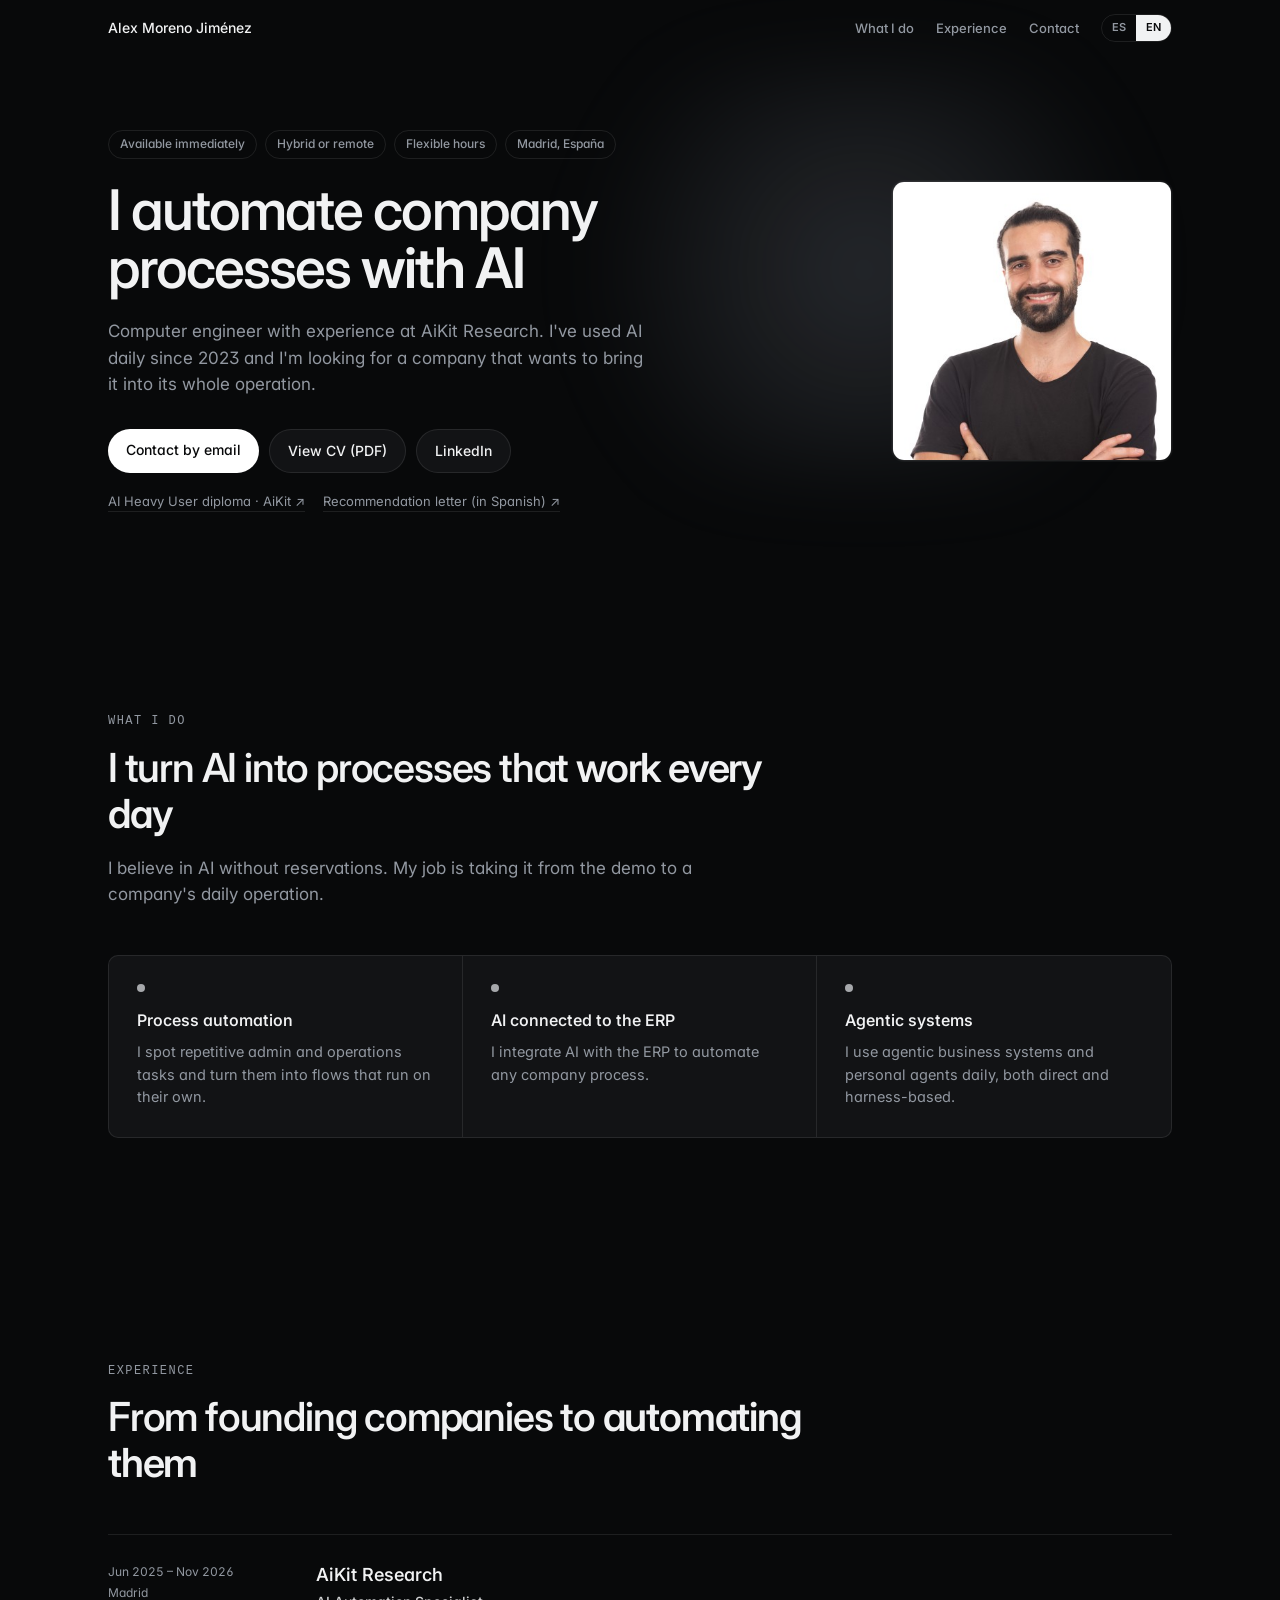
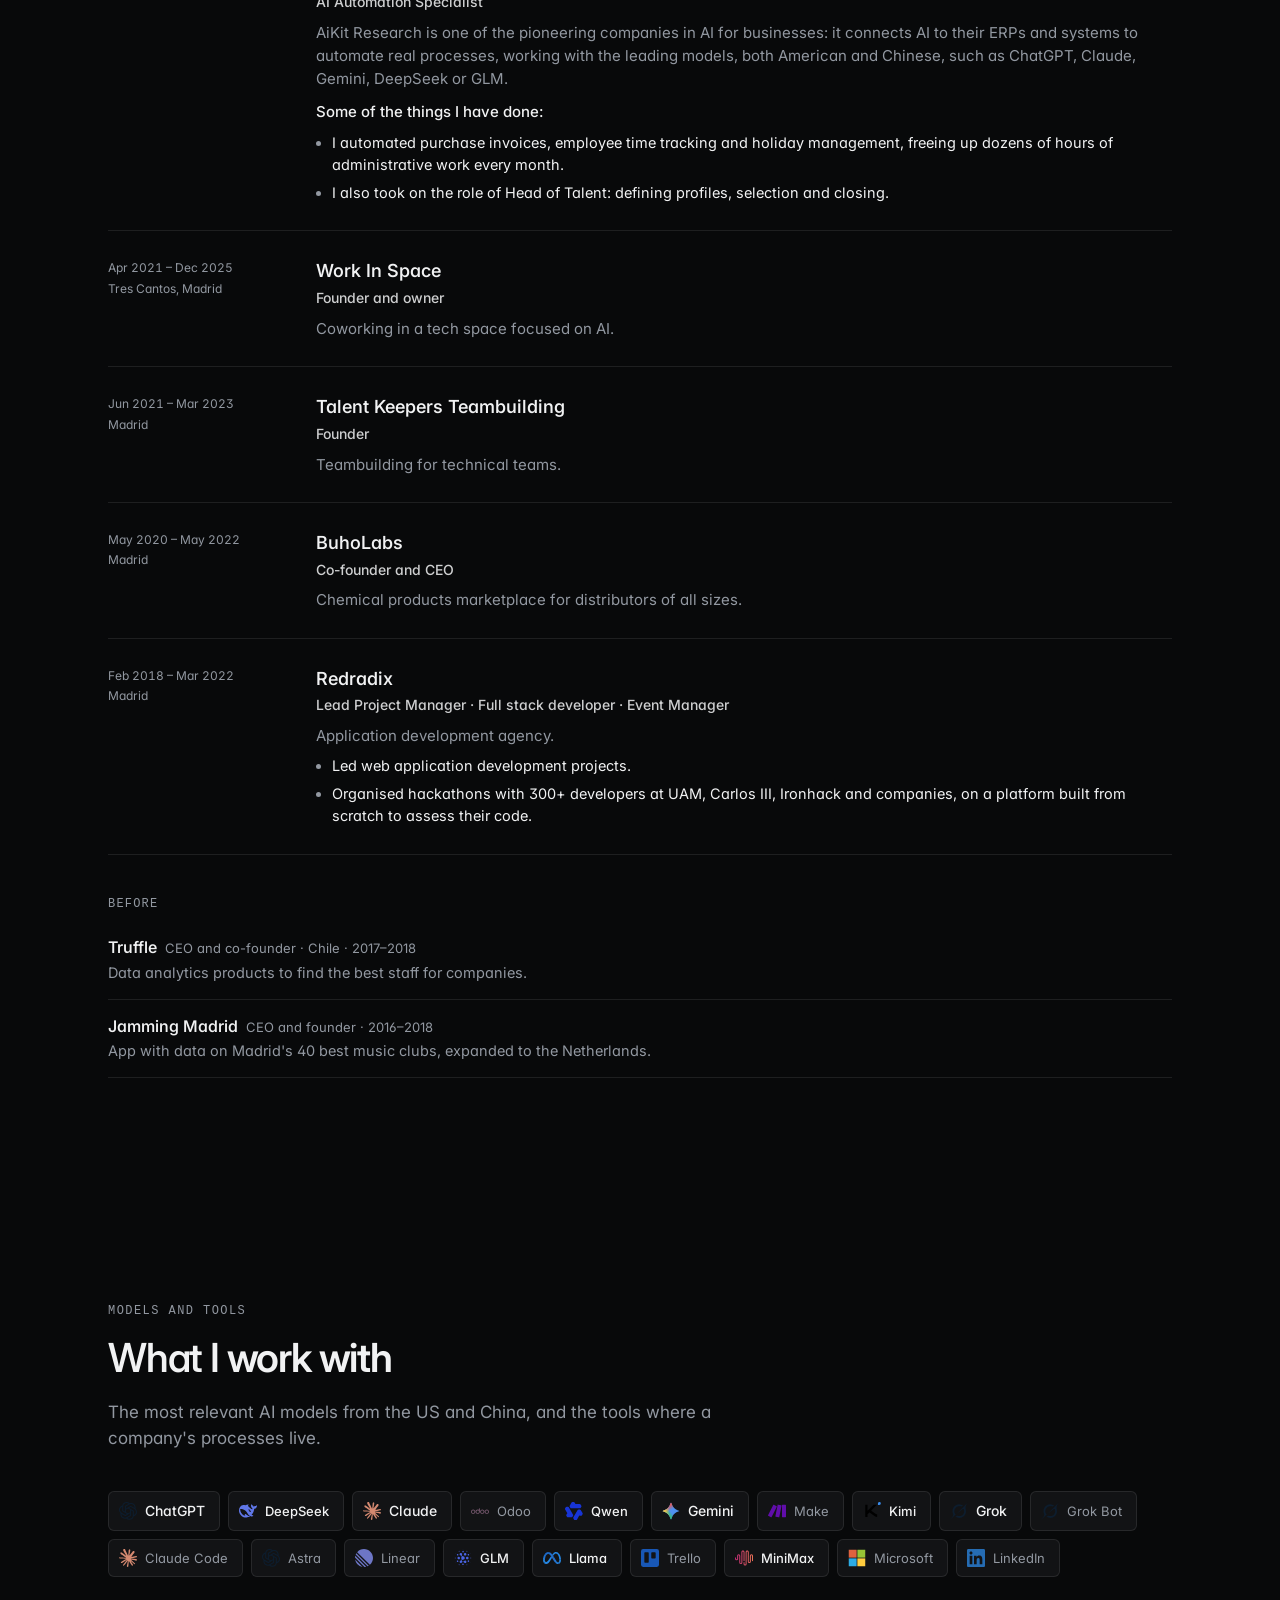
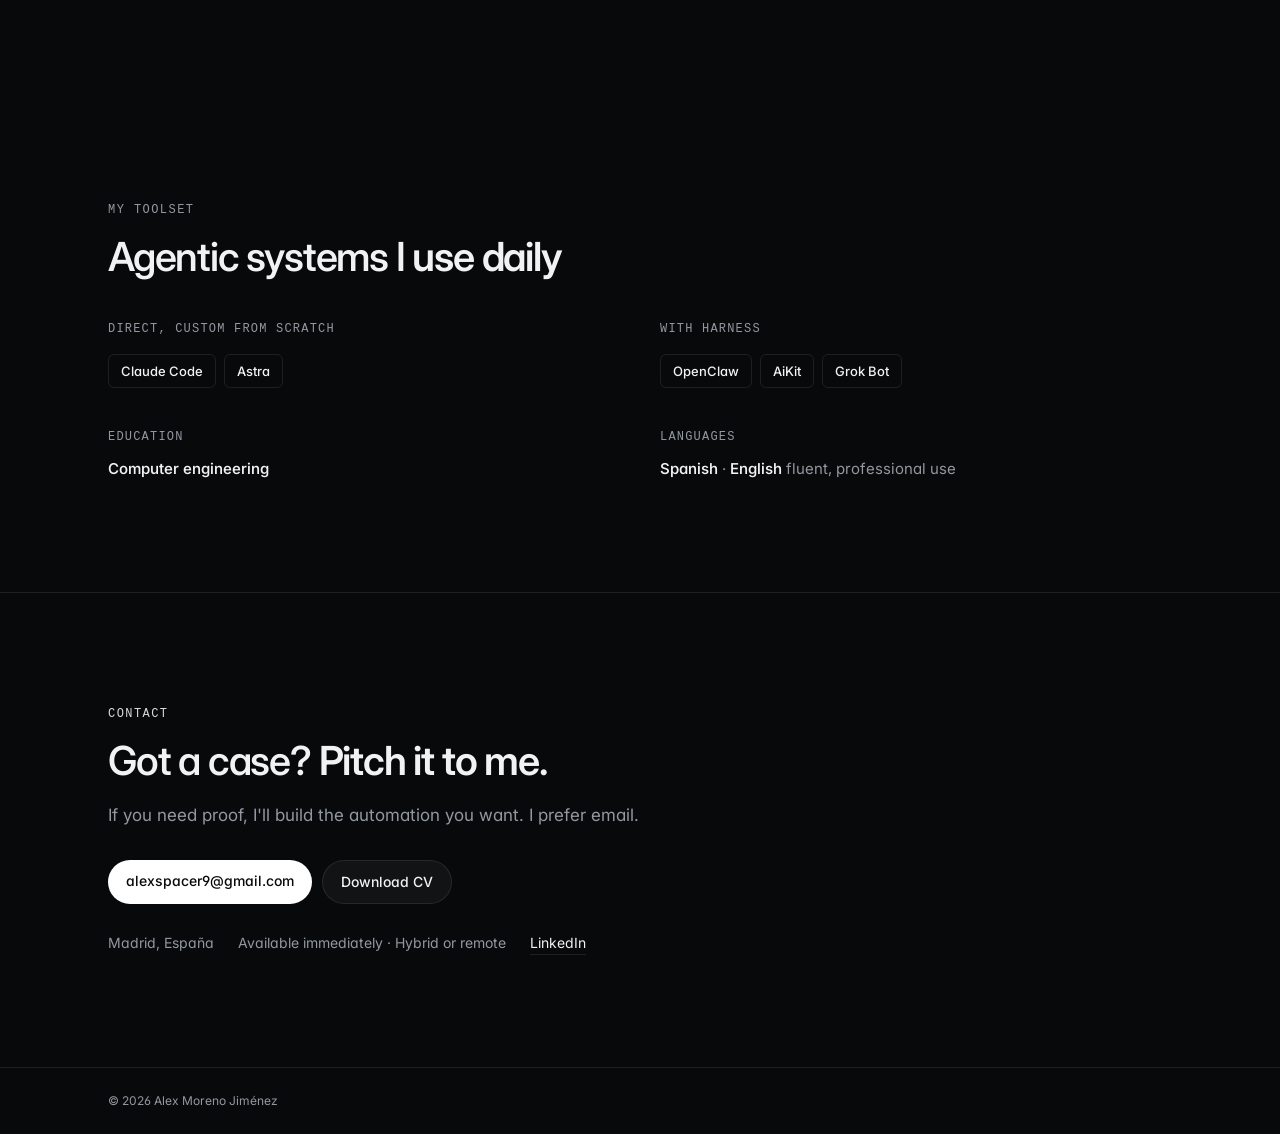
<file: index.html>
<!DOCTYPE html>
<html lang="es">
<head>
<meta charset="utf-8">
<meta name="viewport" content="width=device-width,initial-scale=1">
<title>Alex Moreno Jiménez · AI Automation Specialist</title>
<meta name="description" content="Ingeniero informático que automatiza procesos de empresa con IA. AI Automation Specialist en AiKit Research. Madrid, España.">
<link rel="icon" href="favicon.svg" type="image/svg+xml">
<link rel="icon" href="favicon-32.png" sizes="32x32" type="image/png">
<link rel="apple-touch-icon" href="apple-touch-icon.png">
<meta name="theme-color" content="#08090a">
<style>
@font-face{font-family:Inter;src:url(fonts/Inter.ttf);font-weight:100 900;font-display:swap}
:root{
  --bg:#08090a; --surface:#121315; --ink:#f1f2f3; --muted:#9298a1;
  --line:rgba(255,255,255,.09); --accent:#e5e7eb; --cta:#fff; --cta-ink:#08090a;
  --radius:10px; --content:1120px; --theme:#08090a;
}
*{box-sizing:border-box;margin:0;padding:0}
html{scroll-behavior:smooth}
body{font-family:Inter,system-ui,sans-serif;font-feature-settings:"ss01","cv11";color:var(--ink);background:var(--bg);line-height:1.55;font-size:16px;-webkit-font-smoothing:antialiased}
a{color:inherit}
.wrap{max-width:var(--content);margin:0 auto;padding:0 28px}
nav{position:fixed;top:0;left:0;right:0;z-index:10;border-bottom:1px solid transparent;transition:.25s}
nav .wrap{display:flex;align-items:center;justify-content:space-between;height:56px}
nav.s{background:rgba(8,9,10,.88);backdrop-filter:blur(12px);border-bottom-color:var(--line)}
.brand{font-weight:500;text-decoration:none;font-size:14px;color:var(--ink)}
.links{display:flex;gap:22px;align-items:center;font-size:13px;font-weight:500}
.links a{text-decoration:none;color:var(--muted)}.links a:hover{color:var(--ink)}
.lang{display:flex;border:1px solid var(--line);border-radius:99px;overflow:hidden}
.lang button{border:0;background:none;font:inherit;font-size:11px;font-weight:600;padding:4px 10px;color:var(--muted);cursor:pointer}
.lang button.on{background:var(--ink);color:var(--bg)}
.hero{position:relative;padding:130px 0 88px;overflow:hidden}
.hero::before{content:"";position:absolute;inset:10% 5% auto auto;width:55%;height:70%;background:radial-gradient(circle,rgba(180,190,210,.18),transparent 70%);pointer-events:none;filter:blur(40px)}
.hero .wrap{display:grid;grid-template-columns:1fr 280px;gap:48px;align-items:center;position:relative}
.av{display:inline-flex;gap:8px;flex-wrap:wrap;margin-bottom:22px}
.av span{font-size:12px;font-weight:500;color:var(--muted);border:1px solid var(--line);padding:4px 11px;border-radius:99px;font-variant-numeric:tabular-nums}
h1{font-size:clamp(36px,5vw,56px);line-height:1.05;font-weight:550;letter-spacing:-.035em;max-width:18ch}
h1 b{font-weight:600}
.tit{font-size:17px;font-weight:400;margin-top:20px;max-width:540px;color:var(--muted)}
.cta{display:flex;gap:10px;flex-wrap:wrap;margin-top:32px}
.btn{display:inline-block;text-decoration:none;font-weight:500;font-size:14px;padding:10px 18px;border-radius:99px;transition:.2s}
.btn.p{background:var(--cta);color:var(--cta-ink)}.btn.p:hover{opacity:.92}
.btn.g{color:var(--ink);border:1px solid var(--line);background:var(--surface)}.btn.g:hover{border-color:rgba(255,255,255,.2)}
.ph{width:280px;height:280px;border-radius:12px;object-fit:cover;border:1px solid var(--line);box-shadow:0 0 0 1px rgba(255,255,255,.04)}
.proof{display:flex;gap:18px;flex-wrap:wrap;margin-top:18px;font-size:13px}
.proof a{color:var(--muted);text-decoration:none;border-bottom:1px solid var(--line)}.proof a:hover{color:var(--ink)}
section{padding:112px 0}
.eyebrow{font-size:12px;font-weight:500;letter-spacing:.12em;text-transform:uppercase;color:var(--muted);margin-bottom:14px;font-family:ui-monospace,SFMono-Regular,Menlo,monospace}
h2{font-size:clamp(28px,3.5vw,40px);font-weight:550;letter-spacing:-.03em;line-height:1.15;max-width:720px}
h2 b{font-weight:600}
.lead{color:var(--muted);font-size:17px;max-width:640px;margin-top:18px}
.cards{display:grid;grid-template-columns:repeat(3,1fr);gap:0;margin-top:48px;border:1px solid var(--line);border-radius:var(--radius);overflow:hidden;background:var(--surface)}
.card{padding:28px;border-right:1px solid var(--line);background:transparent}
.card:last-child{border-right:0}
.card:hover{background:rgba(255,255,255,.02)}
.dot{width:8px;height:8px;border-radius:50%;background:var(--accent);margin-bottom:16px;opacity:.7}
.card h3{font-size:16px;font-weight:550;margin-bottom:8px}
.card p{color:var(--muted);font-size:14.5px}
.tint{background:transparent}
.tl{margin-top:48px;border-top:1px solid var(--line)}
.tl article{display:grid;grid-template-columns:180px 1fr;gap:28px;padding:26px 0;border-bottom:1px solid var(--line)}
.tl .d{font-size:13px;font-weight:500;color:var(--muted);font-variant-numeric:tabular-nums}.tl .d span{display:block;font-weight:400;margin-top:2px;font-size:12px}
.tl h3{font-size:18px;font-weight:550}
.tl .rol{color:var(--ink);opacity:.85;font-weight:500;font-size:14px;margin:2px 0 8px}
.tl p.x{color:var(--muted);font-size:15px}
.tl p.it{margin-top:10px;color:var(--ink);font-weight:500}
.tl ul{margin-top:8px;list-style:none}
.tl li{position:relative;padding-left:16px;color:var(--ink);font-size:14.5px;margin-top:5px}
.tl li:before{content:"";position:absolute;left:0;top:9px;width:5px;height:5px;border-radius:50%;background:var(--muted)}
.before{margin-top:40px}
.before h3{font-size:12px;font-weight:500;letter-spacing:.1em;text-transform:uppercase;color:var(--muted);margin-bottom:8px;font-family:ui-monospace,Menlo,monospace}
.before article{padding:14px 0;border-bottom:1px solid var(--line)}
.before h4{font-size:16px;font-weight:550;display:inline}
.before .m{color:var(--muted);font-size:13px;margin-left:8px}
.before p{color:var(--muted);font-size:14.5px;margin-top:2px}
.pills{display:flex;flex-wrap:wrap;gap:8px;margin-top:16px}
.pills span{background:transparent;color:var(--ink);border:1px solid var(--line);font-weight:500;font-size:13px;padding:6px 12px;border-radius:6px}
.two{display:grid;grid-template-columns:1fr 1fr;gap:40px;margin-top:40px}
.two h3{font-size:12px;font-weight:500;letter-spacing:.1em;text-transform:uppercase;color:var(--muted);font-family:ui-monospace,Menlo,monospace}
.two p{color:var(--muted);margin-top:10px;font-size:15px}
.two p b{color:var(--ink);font-weight:550}
.cloud{list-style:none;display:flex;flex-wrap:wrap;gap:8px;margin-top:40px}
.cloud li{display:inline-flex;align-items:center;gap:8px;background:var(--surface);border:1px solid var(--line);border-radius:6px;padding:8px 14px 8px 10px;font-weight:500;font-size:13px;color:var(--ink)}
.cloud li img{width:18px;height:18px;object-fit:contain;filter:grayscale(.3) brightness(1.1)}
.cloud li.l{font-size:14px}.cloud li.t{font-weight:400;color:var(--muted)}
.contact{border-top:1px solid var(--line);text-align:left;background:var(--bg)}
.contact .eyebrow{color:var(--muted)}
.contact h2{color:var(--ink)}
.contact .lead{color:var(--muted)}
.contact .meta{margin-top:28px;display:flex;gap:24px;flex-wrap:wrap;font-size:14px;color:var(--muted)}
.contact .meta a{color:var(--ink);text-decoration:none;border-bottom:1px solid var(--line)}
footer{padding:24px 0;font-size:12px;color:var(--muted);border-top:1px solid var(--line)}
@media(max-width:860px){
.links a.h{display:none}
.hero{padding:100px 0 60px}
.hero .wrap{grid-template-columns:1fr;gap:28px}
.ph{width:160px;height:160px;order:-1}
h1{font-size:36px}
section{padding:72px 0}.cards,.two{grid-template-columns:1fr}.card{border-right:0;border-bottom:1px solid var(--line)}
.tl article{grid-template-columns:1fr;gap:6px}
}

</style>
</head>
<body>
<nav id="nav"><div class="wrap">
<a class="brand" href="#top">Alex Moreno Jiménez</a>
<div class="links">
<a class="h" href="#hago" data-es="Qué hago" data-en="What I do">Qué hago</a>
<a class="h" href="#trayectoria" data-es="Trayectoria" data-en="Experience">Trayectoria</a>
<a class="h" href="#contacto" data-es="Contacto" data-en="Contact">Contacto</a>
<div class="lang"><button id="bes" class="on">ES</button><button id="ben">EN</button></div>
</div></div></nav>

<header class="hero" id="top"><div class="wrap">
<div class="hero-copy">
<div class="av"><span data-es="Disponibilidad inmediata" data-en="Available immediately">Disponibilidad inmediata</span><span data-es="Híbrido o remoto" data-en="Hybrid or remote">Híbrido o remoto</span><span data-es="Horario flexible" data-en="Flexible hours">Horario flexible</span><span>Madrid, España</span></div>
<h1 data-es="Automatizo procesos de empresa <b>con IA</b>" data-en="I automate company processes <b>with AI</b>">Automatizo procesos de empresa <b>con IA</b></h1>
<p class="tit" data-es="Ingeniero informático con experiencia en AiKit Research. Uso IA a diario desde 2023 y busco una empresa que quiera llevarla a toda su operación." data-en="Computer engineer with experience at AiKit Research. I've used AI daily since 2023 and I'm looking for a company that wants to bring it into its whole operation.">Ingeniero informático con experiencia en AiKit Research. Uso IA a diario desde 2023 y busco una empresa que quiera llevarla a toda su operación.</p>
<div class="cta">
<a class="btn p" href="mailto:alexspacer9@gmail.com" data-es="Contactar por correo" data-en="Contact by email">Contactar por correo</a>
<a class="btn g" id="cv" href="cv/CV_AlexMoreno_ES.pdf" data-es="Ver CV (PDF)" data-en="View CV (PDF)">Ver CV (PDF)</a>
<a class="btn g" href="https://www.linkedin.com/in/alex-moreno-jim%C3%A9nez-33b404128/" target="_blank" rel="noopener">LinkedIn</a>
</div>
<p class="proof"><a href="docs/Diploma_AIHeavyUser_AiKit.pdf" target="_blank" rel="noopener" data-es="Diploma AI Heavy User · AiKit ↗" data-en="AI Heavy User diploma · AiKit ↗">Diploma AI Heavy User · AiKit ↗</a><a href="docs/Carta_Recomendacion_AiKit.pdf" target="_blank" rel="noopener" data-es="Carta de recomendación ↗" data-en="Recommendation letter (in Spanish) ↗">Carta de recomendación ↗</a></p>
</div>
<img class="ph" src="foto.jpg" alt="Alex Moreno Jiménez">
</div></header>

<section id="hago"><div class="wrap">
<p class="eyebrow" data-es="Qué hago" data-en="What I do">Qué hago</p>
<h2 data-es="Convierto la IA en procesos que <b>funcionan cada día</b>" data-en="I turn AI into processes that <b>work every day</b>">Convierto la IA en procesos que <b>funcionan cada día</b></h2>
<p class="lead" data-es="Creo en la IA sin reservas. Mi trabajo es llevarla de la demo a la operación diaria de una empresa." data-en="I believe in AI without reservations. My job is taking it from the demo to a company's daily operation.">Creo en la IA sin reservas. Mi trabajo es llevarla de la demo a la operación diaria de una empresa.</p>
<div class="cards">
<div class="card"><div class="dot"></div><h3 data-es="Automatización de procesos" data-en="Process automation">Automatización de procesos</h3><p data-es="Detecto tareas repetitivas de administración y operación, y las convierto en flujos que funcionan solos." data-en="I spot repetitive admin and operations tasks and turn them into flows that run on their own.">Detecto tareas repetitivas de administración y operación, y las convierto en flujos que funcionan solos.</p></div>
<div class="card"><div class="dot"></div><h3 data-es="IA conectada al ERP" data-en="AI connected to the ERP">IA conectada al ERP</h3><p data-es="Integro la IA con el ERP para automatizar cualquier proceso de la empresa." data-en="I integrate AI with the ERP to automate any company process.">Integro la IA con el ERP para automatizar cualquier proceso de la empresa.</p></div>
<div class="card"><div class="dot"></div><h3 data-es="Sistemas agénticos" data-en="Agentic systems">Sistemas agénticos</h3><p data-es="Uso a diario sistemas agénticos empresariales y agentes personales, directos o con harness." data-en="I use agentic business systems and personal agents daily, both direct and harness-based.">Uso a diario sistemas agénticos empresariales y agentes personales, directos o con harness.</p></div>
</div>
</div></section>

<section class="tint" id="trayectoria"><div class="wrap">
<p class="eyebrow" data-es="Trayectoria" data-en="Experience">Trayectoria</p>
<h2 data-es="De fundar empresas a <b>automatizarlas</b>" data-en="From founding companies to <b>automating them</b>">De fundar empresas a <b>automatizarlas</b></h2>
<div class="tl">
<article><div class="d"><span data-es="jun. 2025 – nov. 2026" data-en="Jun 2025 – Nov 2026">jun. 2025 – nov. 2026</span><span>Madrid</span></div><div><h3>AiKit Research</h3><p class="rol" data-es="AI Automation Specialist" data-en="AI Automation Specialist">AI Automation Specialist</p><p class="x" data-es="AiKit Research es una de las empresas pioneras en IA para empresas: conecta la IA con sus ERP y sus sistemas para automatizar procesos reales, trabajando con los principales modelos, tanto estadounidenses como chinos, como ChatGPT, Claude, Gemini, DeepSeek o GLM." data-en="AiKit Research is one of the pioneering companies in AI for businesses: it connects AI to their ERPs and systems to automate real processes, working with the leading models, both American and Chinese, such as ChatGPT, Claude, Gemini, DeepSeek or GLM.">AiKit Research es una de las empresas pioneras en IA para empresas: conecta la IA con sus ERP y sus sistemas para automatizar procesos reales, trabajando con los principales modelos, tanto estadounidenses como chinos, como ChatGPT, Claude, Gemini, DeepSeek o GLM.</p><p class="x it" data-es="Algunas de las cosas que he hecho:" data-en="Some of the things I have done:">Algunas de las cosas que he hecho:</p><ul><li data-es="Automaticé las facturas de compras, el fichaje y la gestión de vacaciones, liberando decenas de horas al mes de trabajo administrativo." data-en="I automated purchase invoices, employee time tracking and holiday management, freeing up dozens of hours of administrative work every month.">Automaticé las facturas de compras, el fichaje y la gestión de vacaciones, liberando decenas de horas al mes de trabajo administrativo.</li><li data-es="Asumí también el rol de Head of Talent: definición de perfiles, selección y cierre." data-en="I also took on the role of Head of Talent: defining profiles, selection and closing.">Asumí también el rol de Head of Talent: definición de perfiles, selección y cierre.</li></ul></div></article>
<article><div class="d"><span data-es="abr. 2021 – dic. 2025" data-en="Apr 2021 – Dec 2025">abr. 2021 – dic. 2025</span><span>Tres Cantos, Madrid</span></div><div><h3>Work In Space</h3><p class="rol" data-es="Fundador y propietario" data-en="Founder and owner">Fundador y propietario</p><p class="x" data-es="Coworking en espacio tecnológico centrado en IA." data-en="Coworking in a tech space focused on AI.">Coworking en espacio tecnológico centrado en IA.</p></div></article>
<article><div class="d"><span data-es="jun. 2021 – mar. 2023" data-en="Jun 2021 – Mar 2023">jun. 2021 – mar. 2023</span><span>Madrid</span></div><div><h3>Talent Keepers Teambuilding</h3><p class="rol" data-es="Fundador" data-en="Founder">Fundador</p><p class="x" data-es="Teambuilding para equipos técnicos." data-en="Teambuilding for technical teams.">Teambuilding para equipos técnicos.</p></div></article>
<article><div class="d"><span data-es="may. 2020 – may. 2022" data-en="May 2020 – May 2022">may. 2020 – may. 2022</span><span>Madrid</span></div><div><h3>BuhoLabs</h3><p class="rol" data-es="Cofundador y CEO" data-en="Co-founder and CEO">Cofundador y CEO</p><p class="x" data-es="Marketplace de productos químicos para distribuidores de todos los tamaños." data-en="Chemical products marketplace for distributors of all sizes.">Marketplace de productos químicos para distribuidores de todos los tamaños.</p></div></article>
<article><div class="d"><span data-es="feb. 2018 – mar. 2022" data-en="Feb 2018 – Mar 2022">feb. 2018 – mar. 2022</span><span>Madrid</span></div><div><h3>Redradix</h3><p class="rol" data-es="Lead Project Manager · Desarrollador full stack · Event Manager" data-en="Lead Project Manager · Full stack developer · Event Manager">Lead Project Manager · Desarrollador full stack · Event Manager</p><p class="x" data-es="Agencia de desarrollo de aplicaciones." data-en="Application development agency.">Agencia de desarrollo de aplicaciones.</p>
<ul><li data-es="Lideré proyectos de desarrollo de aplicaciones web." data-en="Led web application development projects.">Lideré proyectos de desarrollo de aplicaciones web.</li>
<li data-es="Organicé hackathons con más de 300 desarrolladores en la UAM, la Carlos III, Ironhack y empresas, con una plataforma creada desde cero para evaluar su código." data-en="Organised hackathons with 300+ developers at UAM, Carlos III, Ironhack and companies, on a platform built from scratch to assess their code.">Organicé hackathons con más de 300 desarrolladores en la UAM, la Carlos III, Ironhack y empresas, con una plataforma creada desde cero para evaluar su código.</li></ul></div></article>
</div>
<div class="before">
<h3 data-es="Antes" data-en="Before">Antes</h3>
<article><h4>Truffle</h4><span class="m" data-es="CEO y cofundador · Chile · 2017–2018" data-en="CEO and co-founder · Chile · 2017–2018">CEO y cofundador · Chile · 2017–2018</span><p data-es="Productos de análisis de datos para encontrar al mejor personal para las empresas." data-en="Data analytics products to find the best staff for companies.">Productos de análisis de datos para encontrar al mejor personal para las empresas.</p></article>
<article><h4>Jamming Madrid</h4><span class="m" data-es="CEO y fundador · 2016–2018" data-en="CEO and founder · 2016–2018">CEO y fundador · 2016–2018</span><p data-es="App con los datos de los 40 mejores clubes de música de Madrid, ampliada a Países Bajos." data-en="App with data on Madrid's 40 best music clubs, expanded to the Netherlands.">App con los datos de los 40 mejores clubes de música de Madrid, ampliada a Países Bajos.</p></article>
</div>
</div></section>

<section id="stack"><div class="wrap">
<p class="eyebrow" data-es="Modelos y herramientas" data-en="Models and tools">Modelos y herramientas</p>
<h2 data-es="Con lo que <b>trabajo</b>" data-en="What I <b>work with</b>">Con lo que <b>trabajo</b></h2>
<p class="lead" data-es="Los modelos de IA más relevantes de EE. UU. y China, y las herramientas donde viven los procesos de una empresa." data-en="The most relevant AI models from the US and China, and the tools where a company's processes live.">Los modelos de IA más relevantes de EE. UU. y China, y las herramientas donde viven los procesos de una empresa.</p>
<ul class="cloud">
<li class="m l" style="--d:0s"><img src="logos/openai.svg" alt="">ChatGPT</li>
<li class="m" style="--d:-1.4s"><img src="logos/deepseek-color.svg" alt="">DeepSeek</li>
<li class="m l" style="--d:-3s"><img src="logos/claude-color.svg" alt="">Claude</li>
<li class="t" style="--d:-2s"><img src="logos/odoo.svg" alt="">Odoo</li>
<li class="m" style="--d:-4.2s"><img src="logos/qwen-color.svg" alt="">Qwen</li>
<li class="m l" style="--d:-.8s"><img src="logos/gemini-color.svg" alt="">Gemini</li>
<li class="t" style="--d:-3.6s"><img src="logos/make.svg" alt="">Make</li>
<li class="m" style="--d:-5s"><img src="logos/kimi-color.svg" alt="">Kimi</li>
<li class="m l" style="--d:-2.4s"><img src="logos/grok.svg" alt="">Grok</li>
<li class="t" style="--d:-1.7s"><img src="logos/grok.svg" alt="">Grok Bot</li>
<li class="t" style="--d:-2.6s"><img src="logos/claude-color.svg" alt="">Claude Code</li>
<li class="t" style="--d:-3.9s"><img src="logos/openai.svg" alt="">Astra</li>
<li class="t" style="--d:-4.6s"><img src="logos/linear.svg" alt="">Linear</li>
<li class="m" style="--d:-1s"><img src="logos/zhipu-color.svg" alt="">GLM</li>
<li class="m" style="--d:-3.3s"><img src="logos/meta-color.svg" alt="">Llama</li>
<li class="t" style="--d:-5.4s"><img src="logos/trello.svg" alt="">Trello</li>
<li class="m" style="--d:-2.8s"><img src="logos/minimax-color.svg" alt="">MiniMax</li>
<li class="t" style="--d:-.4s"><img src="logos/microsoft.svg" alt="">Microsoft</li>
<li class="t" style="--d:-4s"><img src="logos/linkedin.svg" alt="">LinkedIn</li>
</ul>
</div></section>

<section class="tint" id="set"><div class="wrap">
<p class="eyebrow" data-es="Mi set de trabajo" data-en="My toolset">Mi set de trabajo</p>
<h2 data-es="Sistemas agénticos que <b>uso a diario</b>" data-en="Agentic systems I <b>use daily</b>">Sistemas agénticos que <b>uso a diario</b></h2>
<div class="two">
<div><h3 data-es="Directos, a medida desde cero" data-en="Direct, custom from scratch">Directos, a medida desde cero</h3><div class="pills"><span>Claude Code</span><span>Astra</span></div></div>
<div><h3 data-es="Con harness" data-en="With harness">Con harness</h3><div class="pills"><span>OpenClaw</span><span>AiKit</span><span>Grok Bot</span></div></div>
</div>
<div class="two">
<div><h3 data-es="Formación" data-en="Education">Formación</h3><p data-es="<b>Ingeniería informática</b>" data-en="<b>Computer engineering</b>"><b>Ingeniería informática</b></p></div>
<div><h3 data-es="Idiomas" data-en="Languages">Idiomas</h3><p data-es="<b>Español</b> · <b>Inglés</b> fluido, uso profesional" data-en="<b>Spanish</b> · <b>English</b> fluent, professional use"><b>Español</b> · <b>Inglés</b> fluido, uso profesional</p></div>
</div>
</div></section>

<section class="contact" id="contacto"><div class="wrap">
<p class="eyebrow" style="color:#fff;opacity:.85" data-es="Contacto" data-en="Contact">Contacto</p>
<h2 data-es="¿Tienes un caso? <b>Propónmelo.</b>" data-en="Got a case? <b>Pitch it to me.</b>">¿Tienes un caso? <b>Propónmelo.</b></h2>
<p class="lead" data-es="Si hace falta una prueba, hago la automatización que queráis. Prefiero el contacto por correo." data-en="If you need proof, I'll build the automation you want. I prefer email.">Si hace falta una prueba, hago la automatización que queráis. Prefiero el contacto por correo.</p>
<div class="cta"><a class="btn p" href="mailto:alexspacer9@gmail.com">alexspacer9@gmail.com</a><a class="btn g" id="cv2" href="cv/CV_AlexMoreno_ES.pdf" data-es="Descargar CV" data-en="Download CV">Descargar CV</a></div>
<div class="meta"><span>Madrid, España</span><span data-es="Disponibilidad inmediata · Híbrido o remoto" data-en="Available immediately · Hybrid or remote">Disponibilidad inmediata · Híbrido o remoto</span><a href="https://www.linkedin.com/in/alex-moreno-jim%C3%A9nez-33b404128/" target="_blank" rel="noopener">LinkedIn</a></div>
</div></section>
<footer><div class="wrap">© 2026 Alex Moreno Jiménez</div></footer>
<script>
const nav=document.getElementById('nav');
const sc=()=>nav.classList.toggle('s',scrollY>40);addEventListener('scroll',sc);sc();
function setLang(l){
  document.documentElement.lang=l;
  document.querySelectorAll('[data-'+l+']').forEach(e=>e.innerHTML=e.getAttribute('data-'+l));
  document.getElementById('bes').classList.toggle('on',l==='es');
  document.getElementById('ben').classList.toggle('on',l==='en');
  const u='cv/CV_AlexMoreno_'+l.toUpperCase()+'.pdf';
  const cv=document.getElementById('cv'), cv2=document.getElementById('cv2');
  if(cv)cv.href=u; if(cv2)cv2.href=u;
  localStorage.setItem('lang',l);
}
document.getElementById('bes').onclick=()=>setLang('es');
document.getElementById('ben').onclick=()=>setLang('en');
const q=new URLSearchParams(location.search).get('lang');
const s=q||localStorage.getItem('lang')||(navigator.language.startsWith('en')?'en':'es');
if(s==='en')setLang('en');
</script>
</body>
</html>
</file>
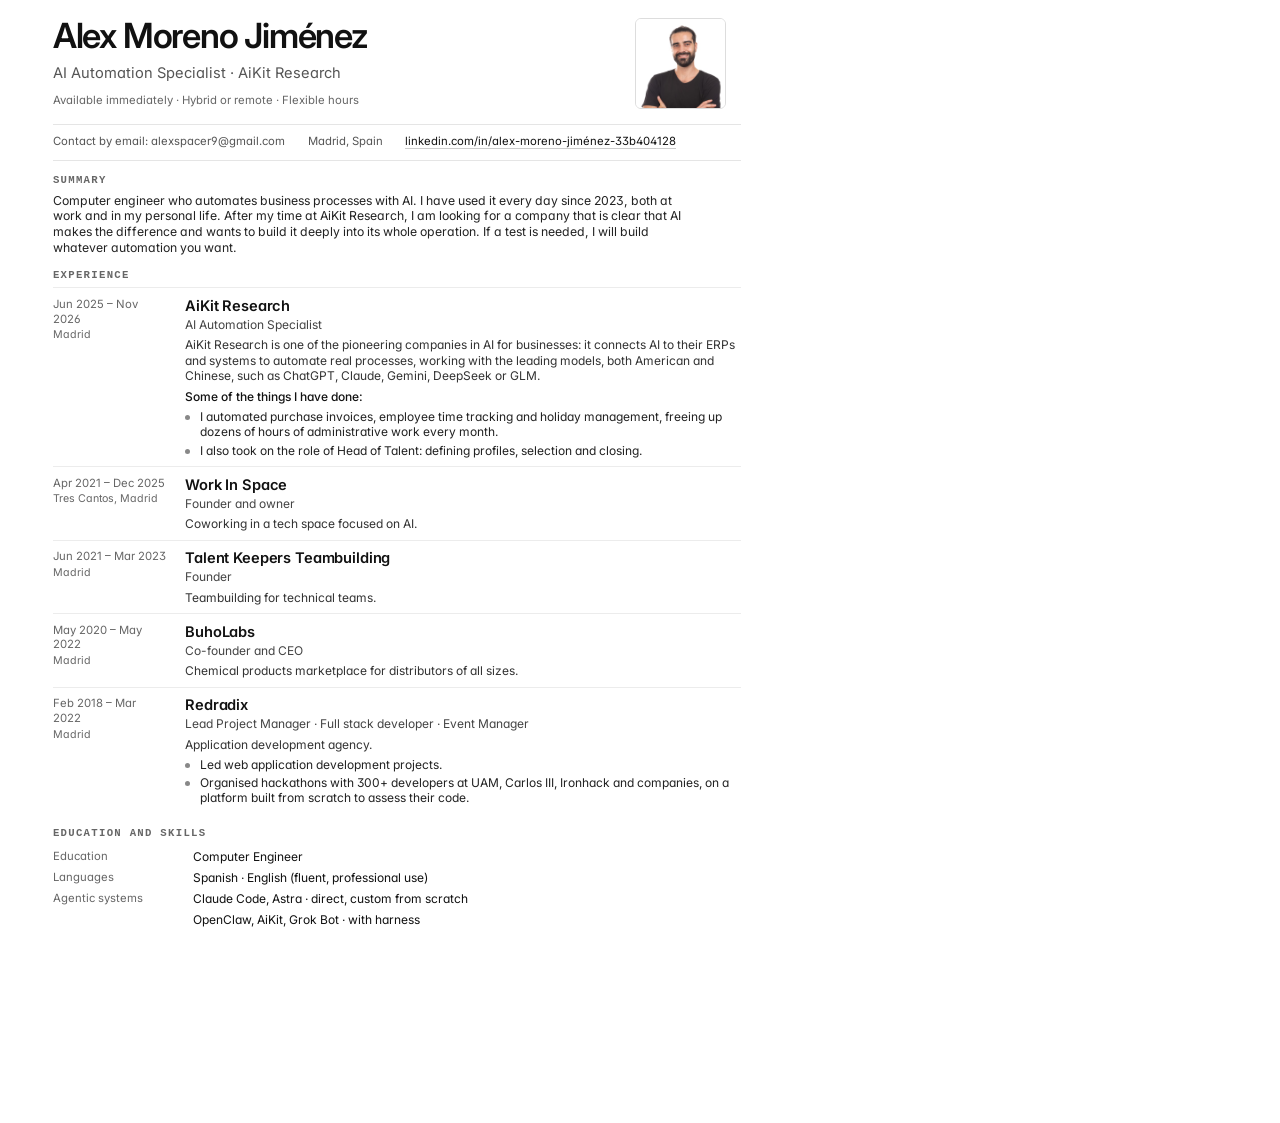
<file: cv/cv-en.html>
<!DOCTYPE html><html lang="en"><head><meta charset="utf-8">
<title>Alex Moreno Jiménez – CV</title><style>@font-face{font-family:Inter;src:url(../fonts/Inter.ttf);font-weight:100 900}
@page{size:210mm 297mm;margin:0}
*{box-sizing:border-box;margin:0;padding:0}
html,body{margin:0;background:#fff}
.page{width:210mm;min-height:297mm;padding:14mm 14mm 12mm;font-family:Inter,sans-serif;color:#111;font-feature-settings:"ss01","cv11";position:relative}
.band{height:3px;background:#111;margin:-14mm -14mm 10mm;width:calc(100% + 28mm)}
header{display:grid;grid-template-columns:1fr 28mm;gap:8mm;align-items:start;padding-bottom:6mm;border-bottom:1px solid #e5e5e5}
h1{font-size:29pt;font-weight:600;letter-spacing:-.035em;line-height:1.0}
.tit{font-size:11pt;color:#555;margin-top:3mm;font-weight:400}
.av{font-size:8.5pt;color:#666;margin-top:3mm}
.ph{width:28mm;height:28mm;border-radius:6px;object-fit:cover;border:1px solid #ddd}
.ct{display:flex;flex-wrap:wrap;gap:4mm 6mm;font-size:8.5pt;color:#555;padding:3.5mm 0 5mm;border-bottom:1px solid #e5e5e5}
.ct a{color:#111;text-decoration:none;border-bottom:1px solid #ccc}
h2{font-size:8pt;font-weight:600;letter-spacing:.12em;text-transform:uppercase;color:#666;margin:5mm 0 2.5mm;font-family:ui-monospace,Menlo,monospace}
.perfil{font-size:9.8pt;line-height:1.32;color:#222;max-width:170mm}
article{display:grid;grid-template-columns:30mm 1fr;gap:5mm;padding:3.2mm 0;border-top:1px solid #ececec}
.d{font-size:8.5pt;color:#666;line-height:1.3}.d span{display:block;font-size:8pt;margin-top:.5mm}
h3{font-size:11pt;font-weight:600;letter-spacing:-.01em}
.rol{font-size:9pt;color:#444;margin:.5mm 0 1.5mm}
.desc{font-size:9.5pt;line-height:1.32;color:#333}
.intro{font-size:9.5pt;font-weight:500;margin-top:1.5mm}
ul{margin-top:1.2mm;list-style:none}
li{position:relative;padding-left:4mm;font-size:9.5pt;line-height:1.32;margin-top:.8mm;color:#222}
li:before{content:"";position:absolute;left:0;top:1.6mm;width:1.4mm;height:1.4mm;border-radius:50%;background:#888}
.kv{display:grid;grid-template-columns:34mm 1fr;gap:3mm;padding:1.2mm 0;font-size:9.5pt}
.kv .d{color:#666;font-size:8.5pt}


/* compact to fit A4 single page */
.page{padding-top:11mm!important;padding-bottom:10mm!important}
header,.hdr{padding-bottom:4mm!important}
.ct{padding-top:2.5mm!important;padding-bottom:3mm!important}
h2{margin:3.5mm 0 1.8mm!important}
article{padding:2.2mm 0!important}
.perfil{font-size:9.2pt!important;line-height:1.28!important}
.desc,.intro,li{font-size:9pt!important;line-height:1.28!important}
.kv{padding:.8mm 0!important;font-size:9pt!important}
h1{font-size:26pt!important}
.ph{width:24mm!important;height:24mm!important}
.band{margin-bottom:7mm!important}
.hdr{padding-top:9mm!important;padding-bottom:8mm!important}
.body{padding-top:4mm!important}
</style></head><body>
<div class="page"><div class="band"></div><header><div><h1>Alex Moreno Jiménez</h1><p class="tit">AI Automation Specialist · AiKit Research</p><p class="av">Available immediately · Hybrid or remote · Flexible hours</p></div>
<img class="ph" src="../foto.jpg" alt="Alex Moreno Jiménez"></header>
<div class="ct"><span>Contact by email: alexspacer9@gmail.com</span><span>Madrid, Spain</span><span><a href="https://www.linkedin.com/in/alex-moreno-jiménez-33b404128/">linkedin.com/in/alex-moreno-jiménez-33b404128</a></span></div>
<section><h2>Summary</h2><p class="perfil">Computer engineer who automates business processes with AI. I have used it every day since 2023, both at work and in my personal life. After my time at AiKit Research, I am looking for a company that is clear that AI makes the difference and wants to build it deeply into its whole operation. If a test is needed, I will build whatever automation you want.</p></section>
<section class="exp"><h2>Experience</h2><article><div class="d">Jun 2025 – Nov 2026<span>Madrid</span></div><div><h3>AiKit Research</h3><p class="rol">AI Automation Specialist</p><p class="desc">AiKit Research is one of the pioneering companies in AI for businesses: it connects AI to their ERPs and systems to automate real processes, working with the leading models, both American and Chinese, such as ChatGPT, Claude, Gemini, DeepSeek or GLM.</p><p class="intro">Some of the things I have done:</p><ul><li>I automated purchase invoices, employee time tracking and holiday management, freeing up dozens of hours of administrative work every month.</li><li>I also took on the role of Head of Talent: defining profiles, selection and closing.</li></ul></div></article><article><div class="d">Apr 2021 – Dec 2025<span>Tres Cantos, Madrid</span></div><div><h3>Work In Space</h3><p class="rol">Founder and owner</p><p class="desc">Coworking in a tech space focused on AI.</p></div></article><article><div class="d">Jun 2021 – Mar 2023<span>Madrid</span></div><div><h3>Talent Keepers Teambuilding</h3><p class="rol">Founder</p><p class="desc">Teambuilding for technical teams.</p></div></article><article><div class="d">May 2020 – May 2022<span>Madrid</span></div><div><h3>BuhoLabs</h3><p class="rol">Co-founder and CEO</p><p class="desc">Chemical products marketplace for distributors of all sizes.</p></div></article><article><div class="d">Feb 2018 – Mar 2022<span>Madrid</span></div><div><h3>Redradix</h3><p class="rol">Lead Project Manager · Full stack developer · Event Manager</p><p class="desc">Application development agency.</p><ul><li>Led web application development projects.</li><li>Organised hackathons with 300+ developers at UAM, Carlos III, Ironhack and companies, on a platform built from scratch to assess their code.</li></ul></div></article></section>
<section><h2>Education and skills</h2><div class="kv"><div class="d">Education</div><div>Computer Engineer</div></div><div class="kv"><div class="d">Languages</div><div>Spanish · English (fluent, professional use)</div></div><div class="kv"><div class="d">Agentic systems</div><div>Claude Code, Astra · direct, custom from scratch</div></div><div class="kv"><div class="d"></div><div>OpenClaw, AiKit, Grok Bot · with harness</div></div></section>
</div></body></html>
</file>
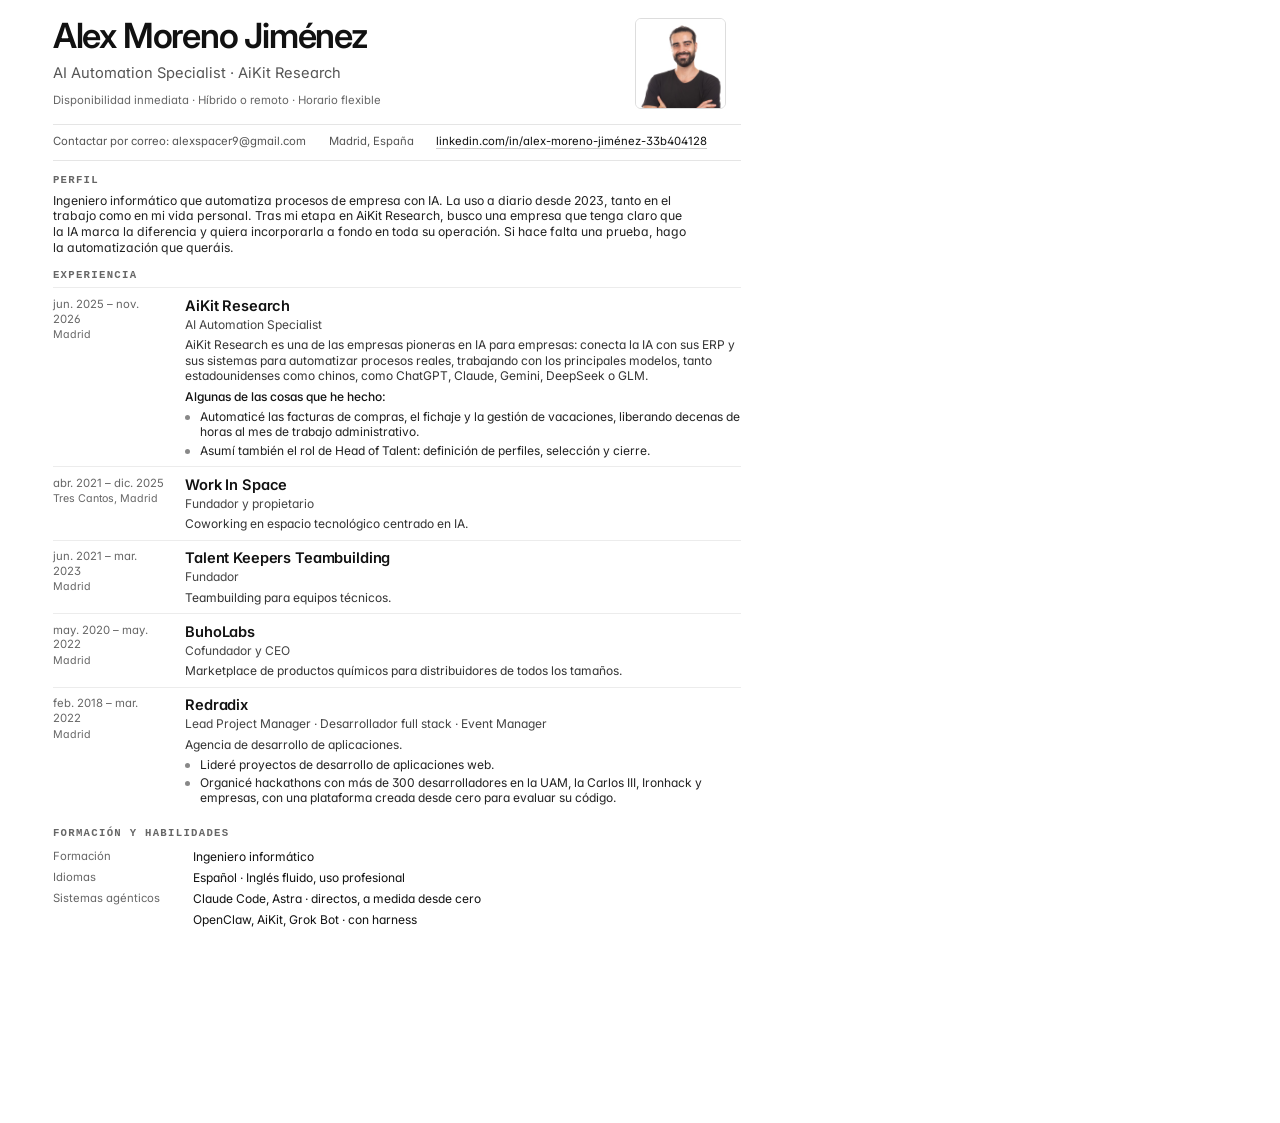
<file: cv/cv-es.html>
<!DOCTYPE html><html lang="es"><head><meta charset="utf-8">
<title>Alex Moreno Jiménez – CV</title><style>@font-face{font-family:Inter;src:url(../fonts/Inter.ttf);font-weight:100 900}
@page{size:210mm 297mm;margin:0}
*{box-sizing:border-box;margin:0;padding:0}
html,body{margin:0;background:#fff}
.page{width:210mm;min-height:297mm;padding:14mm 14mm 12mm;font-family:Inter,sans-serif;color:#111;font-feature-settings:"ss01","cv11";position:relative}
.band{height:3px;background:#111;margin:-14mm -14mm 10mm;width:calc(100% + 28mm)}
header{display:grid;grid-template-columns:1fr 28mm;gap:8mm;align-items:start;padding-bottom:6mm;border-bottom:1px solid #e5e5e5}
h1{font-size:29pt;font-weight:600;letter-spacing:-.035em;line-height:1.0}
.tit{font-size:11pt;color:#555;margin-top:3mm;font-weight:400}
.av{font-size:8.5pt;color:#666;margin-top:3mm}
.ph{width:28mm;height:28mm;border-radius:6px;object-fit:cover;border:1px solid #ddd}
.ct{display:flex;flex-wrap:wrap;gap:4mm 6mm;font-size:8.5pt;color:#555;padding:3.5mm 0 5mm;border-bottom:1px solid #e5e5e5}
.ct a{color:#111;text-decoration:none;border-bottom:1px solid #ccc}
h2{font-size:8pt;font-weight:600;letter-spacing:.12em;text-transform:uppercase;color:#666;margin:5mm 0 2.5mm;font-family:ui-monospace,Menlo,monospace}
.perfil{font-size:9.8pt;line-height:1.32;color:#222;max-width:170mm}
article{display:grid;grid-template-columns:30mm 1fr;gap:5mm;padding:3.2mm 0;border-top:1px solid #ececec}
.d{font-size:8.5pt;color:#666;line-height:1.3}.d span{display:block;font-size:8pt;margin-top:.5mm}
h3{font-size:11pt;font-weight:600;letter-spacing:-.01em}
.rol{font-size:9pt;color:#444;margin:.5mm 0 1.5mm}
.desc{font-size:9.5pt;line-height:1.32;color:#333}
.intro{font-size:9.5pt;font-weight:500;margin-top:1.5mm}
ul{margin-top:1.2mm;list-style:none}
li{position:relative;padding-left:4mm;font-size:9.5pt;line-height:1.32;margin-top:.8mm;color:#222}
li:before{content:"";position:absolute;left:0;top:1.6mm;width:1.4mm;height:1.4mm;border-radius:50%;background:#888}
.kv{display:grid;grid-template-columns:34mm 1fr;gap:3mm;padding:1.2mm 0;font-size:9.5pt}
.kv .d{color:#666;font-size:8.5pt}


/* compact to fit A4 single page */
.page{padding-top:11mm!important;padding-bottom:10mm!important}
header,.hdr{padding-bottom:4mm!important}
.ct{padding-top:2.5mm!important;padding-bottom:3mm!important}
h2{margin:3.5mm 0 1.8mm!important}
article{padding:2.2mm 0!important}
.perfil{font-size:9.2pt!important;line-height:1.28!important}
.desc,.intro,li{font-size:9pt!important;line-height:1.28!important}
.kv{padding:.8mm 0!important;font-size:9pt!important}
h1{font-size:26pt!important}
.ph{width:24mm!important;height:24mm!important}
.band{margin-bottom:7mm!important}
.hdr{padding-top:9mm!important;padding-bottom:8mm!important}
.body{padding-top:4mm!important}
</style></head><body>
<div class="page"><div class="band"></div><header><div><h1>Alex Moreno Jiménez</h1><p class="tit">AI Automation Specialist · AiKit Research</p><p class="av">Disponibilidad inmediata · Híbrido o remoto · Horario flexible</p></div>
<img class="ph" src="../foto.jpg" alt="Alex Moreno Jiménez"></header>
<div class="ct"><span>Contactar por correo: alexspacer9@gmail.com</span><span>Madrid, España</span><span><a href="https://www.linkedin.com/in/alex-moreno-jiménez-33b404128/">linkedin.com/in/alex-moreno-jiménez-33b404128</a></span></div>
<section><h2>Perfil</h2><p class="perfil">Ingeniero informático que automatiza procesos de empresa con IA. La uso a diario desde 2023, tanto en el trabajo como en mi vida personal. Tras mi etapa en AiKit Research, busco una empresa que tenga claro que la IA marca la diferencia y quiera incorporarla a fondo en toda su operación. Si hace falta una prueba, hago la automatización que queráis.</p></section>
<section class="exp"><h2>Experiencia</h2><article><div class="d">jun. 2025 – nov. 2026<span>Madrid</span></div><div><h3>AiKit Research</h3><p class="rol">AI Automation Specialist</p><p class="desc">AiKit Research es una de las empresas pioneras en IA para empresas: conecta la IA con sus ERP y sus sistemas para automatizar procesos reales, trabajando con los principales modelos, tanto estadounidenses como chinos, como ChatGPT, Claude, Gemini, DeepSeek o GLM.</p><p class="intro">Algunas de las cosas que he hecho:</p><ul><li>Automaticé las facturas de compras, el fichaje y la gestión de vacaciones, liberando decenas de horas al mes de trabajo administrativo.</li><li>Asumí también el rol de Head of Talent: definición de perfiles, selección y cierre.</li></ul></div></article><article><div class="d">abr. 2021 – dic. 2025<span>Tres Cantos, Madrid</span></div><div><h3>Work In Space</h3><p class="rol">Fundador y propietario</p><p class="desc">Coworking en espacio tecnológico centrado en IA.</p></div></article><article><div class="d">jun. 2021 – mar. 2023<span>Madrid</span></div><div><h3>Talent Keepers Teambuilding</h3><p class="rol">Fundador</p><p class="desc">Teambuilding para equipos técnicos.</p></div></article><article><div class="d">may. 2020 – may. 2022<span>Madrid</span></div><div><h3>BuhoLabs</h3><p class="rol">Cofundador y CEO</p><p class="desc">Marketplace de productos químicos para distribuidores de todos los tamaños.</p></div></article><article><div class="d">feb. 2018 – mar. 2022<span>Madrid</span></div><div><h3>Redradix</h3><p class="rol">Lead Project Manager · Desarrollador full stack · Event Manager</p><p class="desc">Agencia de desarrollo de aplicaciones.</p><ul><li>Lideré proyectos de desarrollo de aplicaciones web.</li><li>Organicé hackathons con más de 300 desarrolladores en la UAM, la Carlos III, Ironhack y empresas, con una plataforma creada desde cero para evaluar su código.</li></ul></div></article></section>
<section><h2>Formación y habilidades</h2><div class="kv"><div class="d">Formación</div><div>Ingeniero informático</div></div><div class="kv"><div class="d">Idiomas</div><div>Español · Inglés fluido, uso profesional</div></div><div class="kv"><div class="d">Sistemas agénticos</div><div>Claude Code, Astra · directos, a medida desde cero</div></div><div class="kv"><div class="d"></div><div>OpenClaw, AiKit, Grok Bot · con harness</div></div></section>
</div></body></html>
</file>
